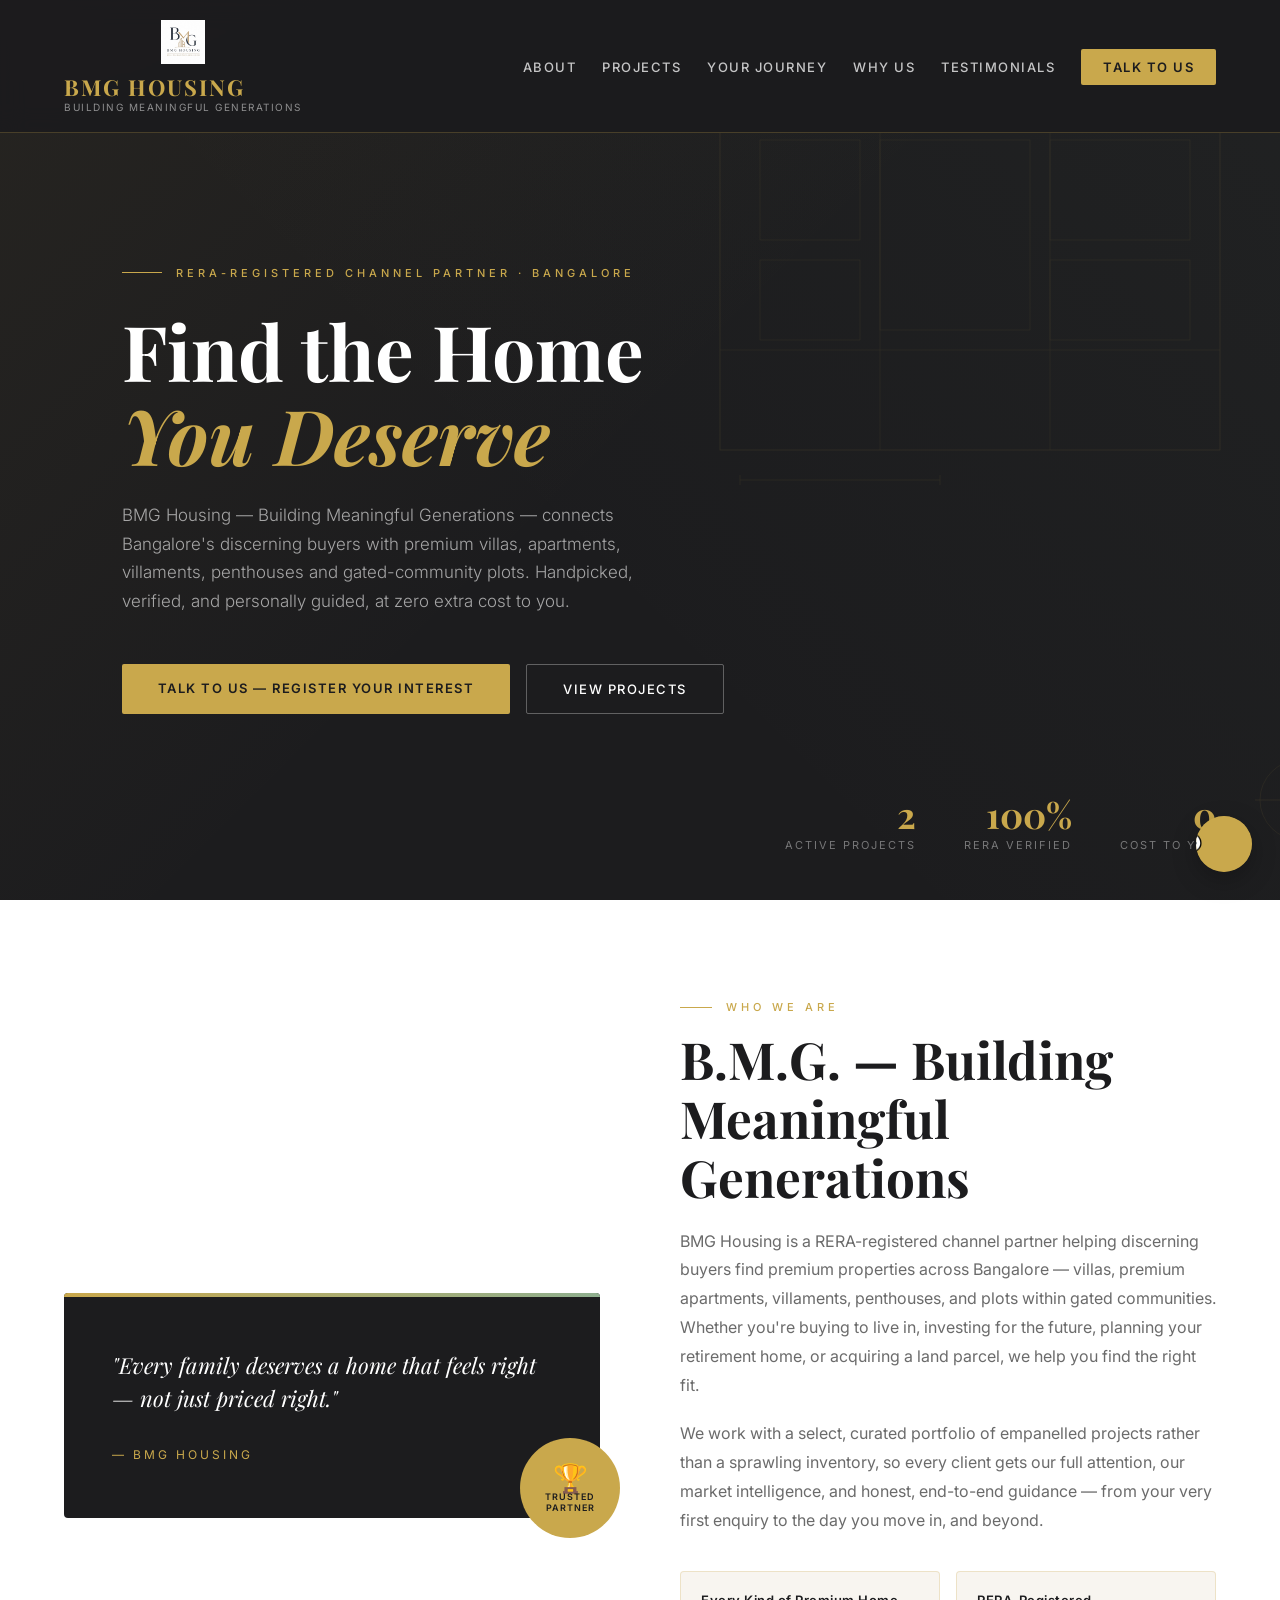
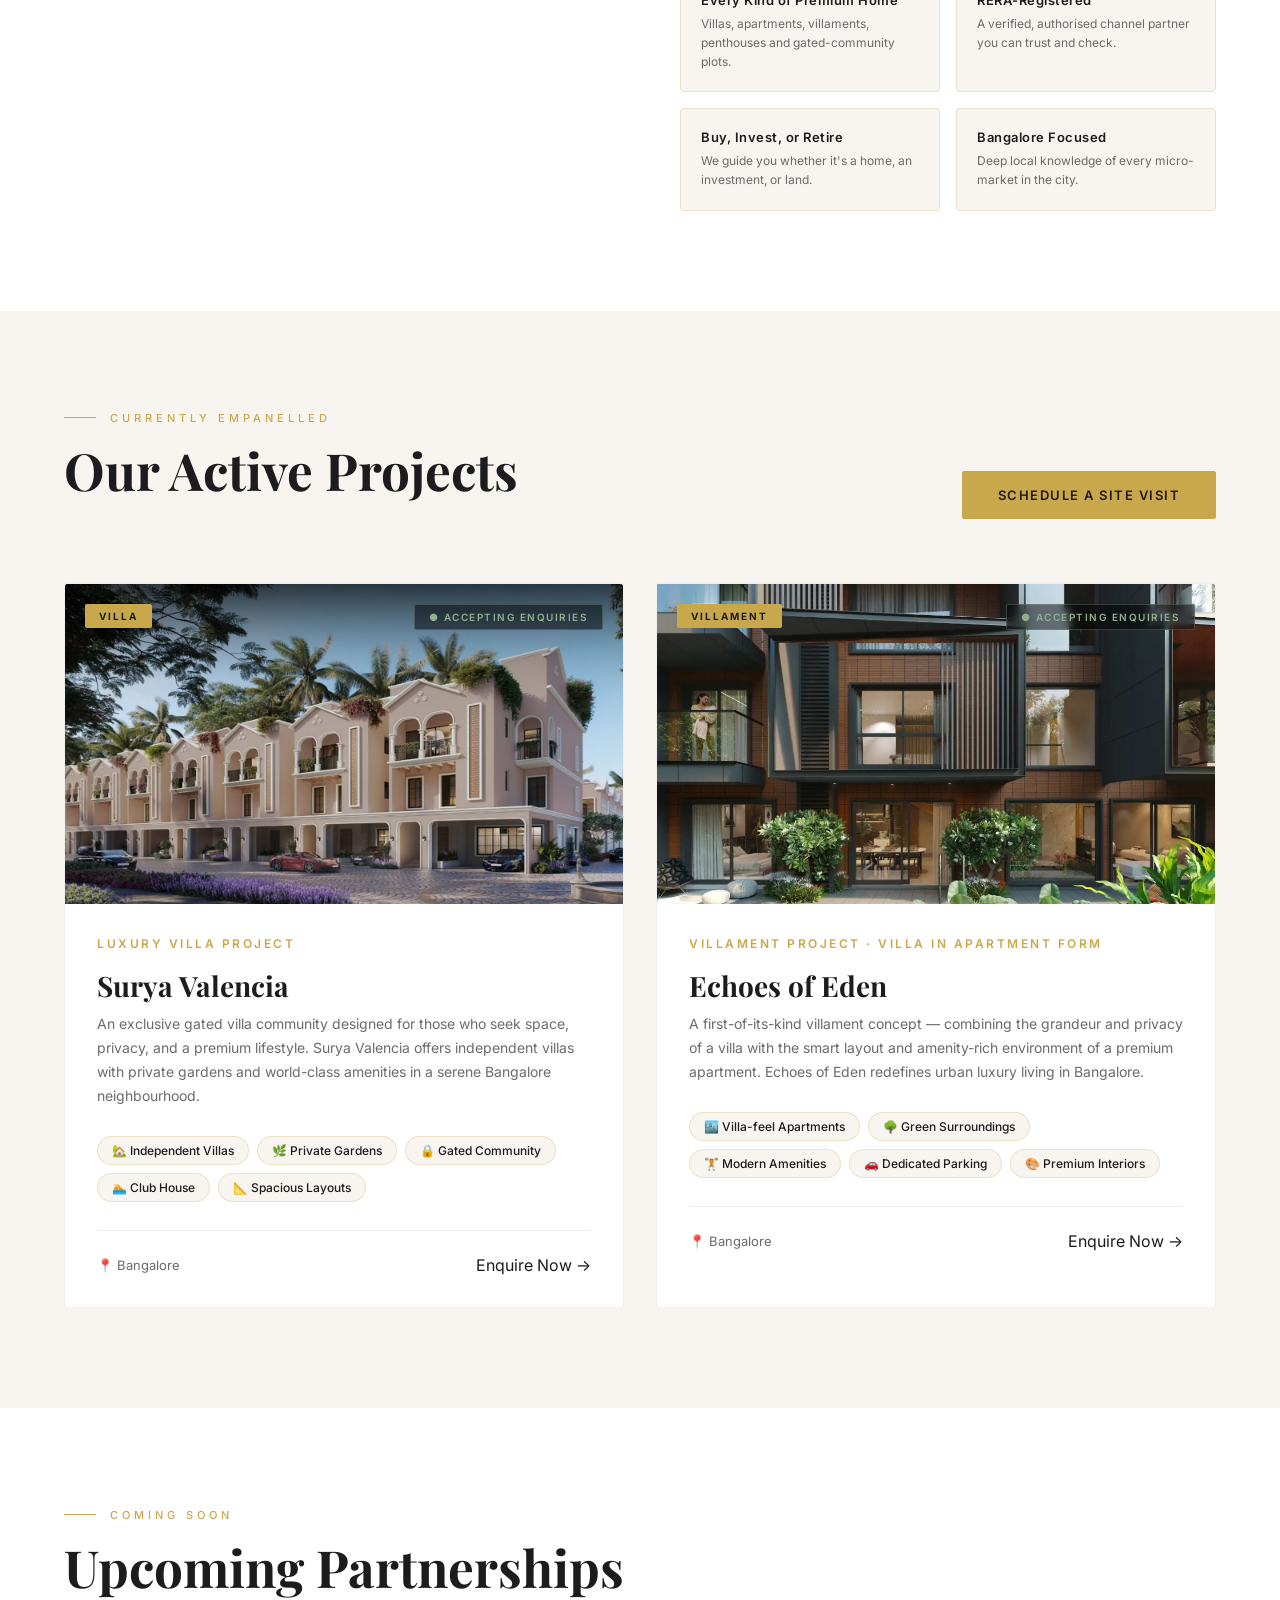
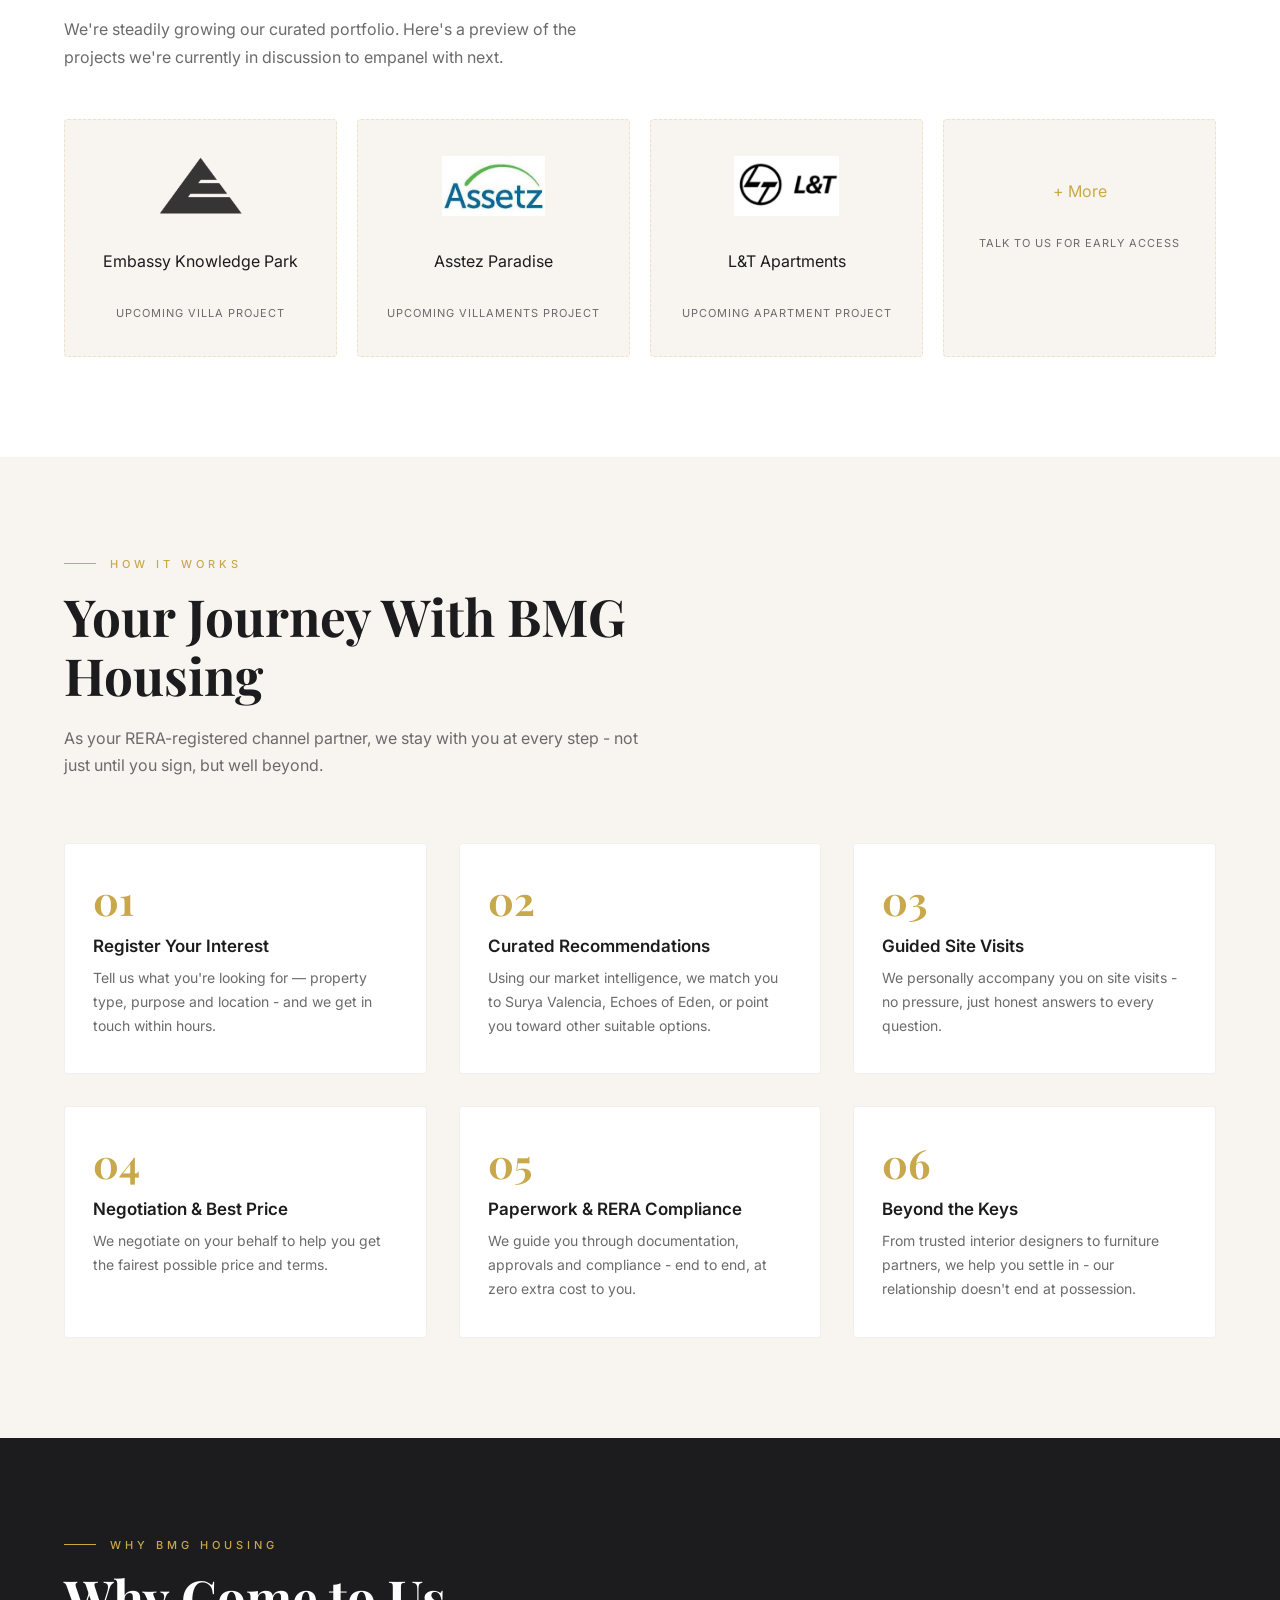
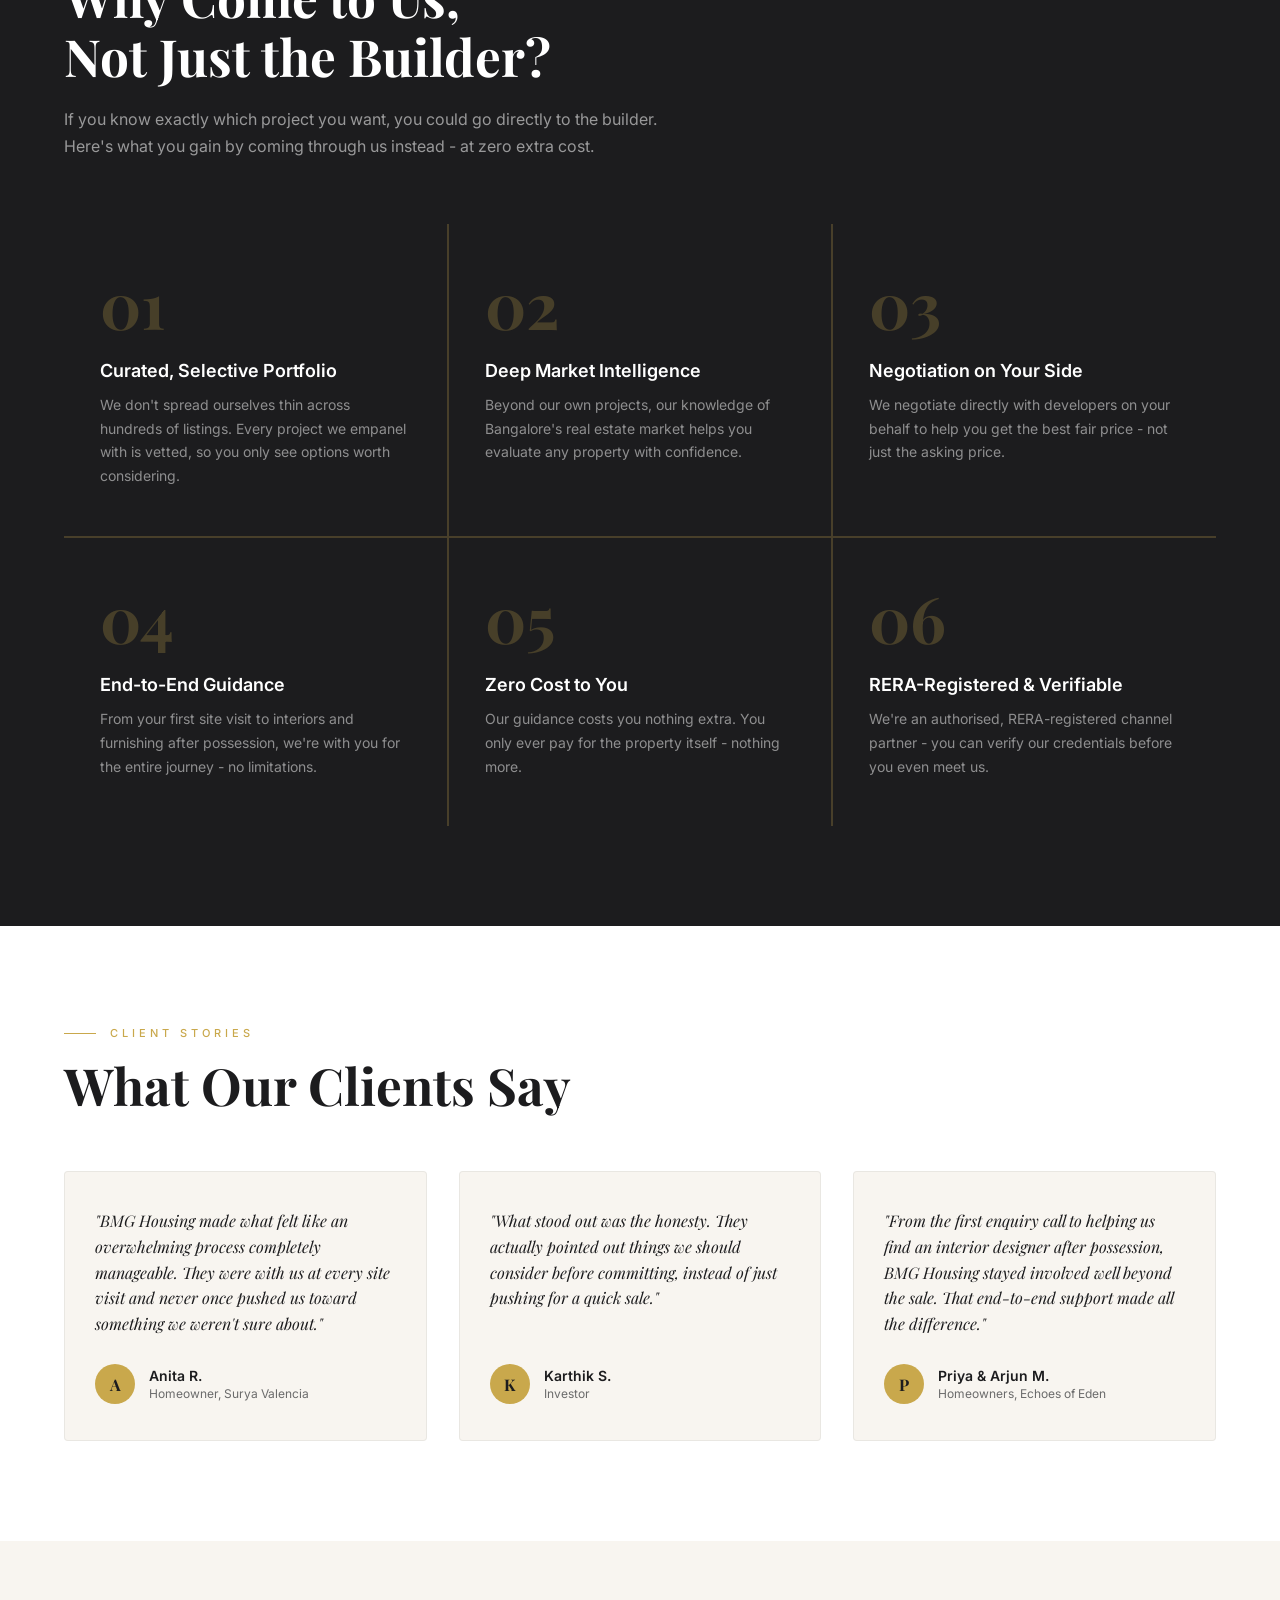
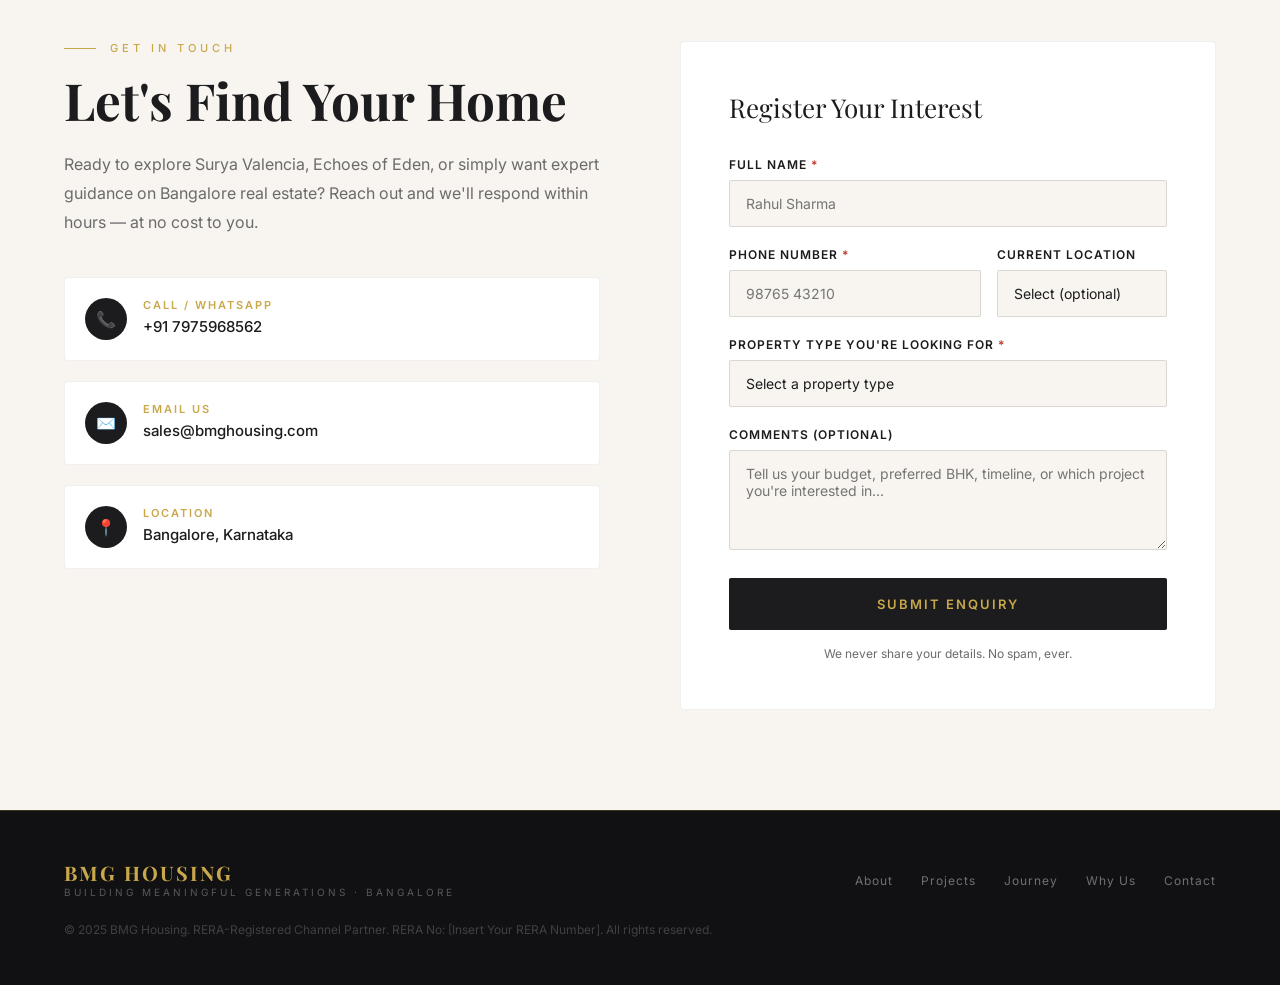
<file: index.html>
<!DOCTYPE html>
<html lang="en">
<head>
  <meta charset="UTF-8" />
  <meta name="viewport" content="width=device-width, initial-scale=1.0" />
  <title>BMG Housing | Building Meaningful Generations — Premium Homes in Bangalore</title>
  <meta name="description" content="BMG Housing — a RERA-registered channel partner helping you find premium villas, apartments, villaments, penthouses and plots in Bangalore. End-to-end guidance at zero extra cost." />
  <link href="https://fonts.googleapis.com/css2?family=Playfair+Display:ital,wght@0,400;0,600;0,700;1,400&family=Inter:wght@300;400;500;600&display=swap" rel="stylesheet" />
  <link rel="stylesheet" href="styles.css"/>
</head>
<body>

<!-- NAV -->
<nav>
  <div class="nav-logo">
    <div class="logo-wrap">
      <img src="images/logo.jpeg" alt="BMG Housing Logo" class="logo-img"
           onerror="this.onerror=null;this.style.display='none';document.getElementById('logoFallback').style.display='flex';" />
      <div class="logo-fallback" id="logoFallback">BMG</div>
    </div>
    <div class="nav-logo-text">
      <span>BMG HOUSING</span>
      <span>Building Meaningful Generations</span>
    </div>
  </div>
  <ul class="nav-links">
    <li><a href="#about">About</a></li>
    <li><a href="#projects">Projects</a></li>
    <li><a href="#journey">Your Journey</a></li>
    <li><a href="#why">Why Us</a></li>
    <li><a href="#testimonials">Testimonials</a></li>
    <li><a href="#contact" class="nav-cta">Talk to Us</a></li>
  </ul>
  <div class="hamburger" onclick="openMenu()">
    <span></span><span></span><span></span>
  </div>
</nav>

<!-- MOBILE MENU -->
<div class="mobile-menu" id="mobileMenu">
  <button class="mobile-close" onclick="closeMenu()">✕</button>
  <a href="#about" onclick="closeMenu()">About</a>
  <a href="#projects" onclick="closeMenu()">Projects</a>
  <a href="#journey" onclick="closeMenu()">Your Journey</a>
  <a href="#why" onclick="closeMenu()">Why Us</a>
  <a href="#testimonials" onclick="closeMenu()">Testimonials</a>
  <a href="#contact" onclick="closeMenu()">Talk to Us</a>
</div>

<!-- FLOATING STICKY CTA -->
<div class="floating-cta" id="floatingCta">
  <a href="#contact" class="floating-cta-btn" onclick="closeMenu()">
    <span class="floating-cta-pulse"></span>
    <span class="floating-cta-icon">💬</span>
    <span class="floating-cta-text">Talk to Us</span>
  </a>
</div>

<!-- HERO -->
<section id="hero">
  <div class="hero-bg"></div>
  <div class="arch-lines">
    <svg viewBox="0 0 1440 900" preserveAspectRatio="xMidYMid slice" xmlns="http://www.w3.org/2000/svg">
      <rect x="800" y="100" width="500" height="350" fill="none" stroke="#C9A84C" stroke-width="0.8"/>
      <rect x="840" y="140" width="100" height="100" fill="none" stroke="#C9A84C" stroke-width="0.5"/>
      <rect x="840" y="260" width="100" height="80" fill="none" stroke="#C9A84C" stroke-width="0.5"/>
      <rect x="960" y="140" width="150" height="190" fill="none" stroke="#C9A84C" stroke-width="0.5"/>
      <rect x="1130" y="140" width="140" height="100" fill="none" stroke="#C9A84C" stroke-width="0.5"/>
      <rect x="1130" y="260" width="140" height="80" fill="none" stroke="#C9A84C" stroke-width="0.5"/>
      <line x1="800" y1="350" x2="1300" y2="350" stroke="#C9A84C" stroke-width="0.5"/>
      <line x1="960" y1="100" x2="960" y2="450" stroke="#C9A84C" stroke-width="0.5"/>
      <line x1="1130" y1="100" x2="1130" y2="450" stroke="#C9A84C" stroke-width="0.5"/>
      <circle cx="1380" cy="800" r="40" fill="none" stroke="#C9A84C" stroke-width="0.6"/>
      <line x1="1380" y1="755" x2="1380" y2="845" stroke="#C9A84C" stroke-width="0.8"/>
      <line x1="1335" y1="800" x2="1425" y2="800" stroke="#C9A84C" stroke-width="0.8"/>
      <text x="1380" y="750" text-anchor="middle" fill="#C9A84C" font-size="10">N</text>
      <line x1="820" y1="480" x2="1020" y2="480" stroke="#C9A84C" stroke-width="0.6"/>
      <line x1="820" y1="475" x2="820" y2="485" stroke="#C9A84C" stroke-width="0.6"/>
      <line x1="1020" y1="475" x2="1020" y2="485" stroke="#C9A84C" stroke-width="0.6"/>
    </svg>
  </div>

  <div class="hero-content">
    <div class="hero-eyebrow">
      <span>RERA-Registered Channel Partner · Bangalore</span>
    </div>
    <h1 class="hero-title">
      Find the Home<br/>
      <em>You Deserve</em>
    </h1>
    <p class="hero-subtitle">
      BMG Housing — Building Meaningful Generations — connects Bangalore's discerning buyers with premium villas, apartments, villaments, penthouses and gated-community plots. Handpicked, verified, and personally guided, at zero extra cost to you.
    </p>
    <div class="hero-actions">
      <a href="#contact" class="btn-primary">Talk to Us — Register Your Interest</a>
      <a href="#projects" class="btn-outline">View Projects</a>
    </div>
  </div>

  <div class="hero-stats">
    <div class="stat">
      <div class="stat-num">2</div>
      <div class="stat-label">Active Projects</div>
    </div>
    <div class="stat">
      <div class="stat-num">100%</div>
      <div class="stat-label">RERA Verified</div>
    </div>
    <div class="stat">
      <div class="stat-num">0</div>
      <div class="stat-label">Cost to You</div>
    </div>
  </div>

  <!-- <div class="scroll-hint">
    <div class="scroll-line"></div>
    <span>Scroll</span>
  </div> -->
</section>

<!-- ABOUT -->
<section id="about">
  <div class="about-visual">
    <div class="about-card">
      <div class="about-card-quote">
        "Every family deserves a home that feels right — not just priced right."
      </div>
      <div class="about-card-sig">— BMG Housing</div>
    </div>
    <div class="about-badge">
      <span>🏆</span>
      <span>Trusted Partner</span>
    </div>
  </div>

  <div class="about-text">
    <div class="section-eyebrow"><span>Who We Are</span></div>
    <h2 class="section-title">B.M.G. — Building Meaningful Generations</h2>
    <p>
      BMG Housing is a RERA-registered channel partner helping discerning buyers find premium properties across Bangalore — villas, premium apartments, villaments, penthouses, and plots within gated communities. Whether you're buying to live in, investing for the future, planning your retirement home, or acquiring a land parcel, we help you find the right fit.
    </p>
    <p>
      We work with a select, curated portfolio of empanelled projects rather than a sprawling inventory, so every client gets our full attention, our market intelligence, and honest, end-to-end guidance — from your very first enquiry to the day you move in, and beyond.
    </p>

    <div class="about-pillars">
      <div class="pillar">
        <!-- <div class="pillar-icon">🏘️</div> -->
        <div class="pillar-title">Every Kind of Premium Home</div>
        <div class="pillar-desc">Villas, apartments, villaments, penthouses and gated-community plots.</div>
      </div>
      <div class="pillar">
        <!-- <div class="pillar-icon">📜</div> -->
        <div class="pillar-title">RERA-Registered</div>
        <div class="pillar-desc">A verified, authorised channel partner you can trust and check.</div>
      </div>
      <div class="pillar">
        <!-- <div class="pillar-icon">🎯</div> -->
        <div class="pillar-title">Buy, Invest, or Retire</div>
        <div class="pillar-desc">We guide you whether it's a home, an investment, or land.</div>
      </div>
      <div class="pillar">
        <!-- <div class="pillar-icon">📍</div> -->
        <div class="pillar-title">Bangalore Focused</div>
        <div class="pillar-desc">Deep local knowledge of every micro-market in the city.</div>
      </div>
    </div>
  </div>
</section>

<!-- PROJECTS -->
<section id="projects">
  <div class="projects-header">
    <div>
      <div class="section-eyebrow"><span>Currently Empanelled</span></div>
      <h2 class="section-title">Our Active Projects</h2>
    </div>
    <a href="#contact" class="btn-primary">Schedule a Site Visit</a>
  </div>

  <div class="projects-grid">

    <!-- Project 1: Surya Valencia -->
    <div class="project-card" onclick="document.getElementById('contact').scrollIntoView({behavior:'smooth'})">
      <a href="surya-valencia.html" class="project-cta" onclick="setProject('Surya Valencia')">
      <div class="project-visual project-visual-surya">
        <div class="project-illustration">
          <!-- <svg viewBox="0 0 400 280" xmlns="http://www.w3.org/2000/svg" width="340">
            <rect x="60" y="140" width="280" height="120" fill="rgba(255,255,255,0.05)" rx="2"/>
            <rect x="80" y="155" width="110" height="100" fill="rgba(201,168,76,0.2)" stroke="rgba(201,168,76,0.5)" stroke-width="1"/>
            <polygon points="75,155 190,90 305,155" fill="rgba(201,168,76,0.15)" stroke="rgba(201,168,76,0.6)" stroke-width="1.5"/>
            <rect x="120" y="210" width="30" height="45" fill="rgba(201,168,76,0.4)" rx="1"/>
            <circle cx="145" cy="234" r="2" fill="#C9A84C"/>
            <rect x="88" y="170" width="28" height="22" fill="rgba(143,175,143,0.3)" stroke="rgba(201,168,76,0.4)" stroke-width="1"/>
            <rect x="152" y="170" width="28" height="22" fill="rgba(143,175,143,0.3)" stroke="rgba(201,168,76,0.4)" stroke-width="1"/>
            <rect x="210" y="175" width="80" height="80" fill="rgba(201,168,76,0.15)" stroke="rgba(201,168,76,0.4)" stroke-width="1"/>
            <polygon points="205,175 250,135 295,175" fill="rgba(201,168,76,0.1)" stroke="rgba(201,168,76,0.5)" stroke-width="1"/>
            <rect x="228" y="205" width="22" height="50" fill="rgba(201,168,76,0.3)" rx="1"/>
            <circle cx="50" cy="245" r="12" fill="rgba(143,175,143,0.4)"/>
            <circle cx="355" cy="245" r="15" fill="rgba(143,175,143,0.4)"/>
            <circle cx="340" cy="238" r="10" fill="rgba(143,175,143,0.35)"/>
            <line x1="30" y1="260" x2="370" y2="260" stroke="rgba(201,168,76,0.2)" stroke-width="1"/>
            <circle cx="340" cy="60" r="18" fill="rgba(201,168,76,0.25)" stroke="rgba(201,168,76,0.4)" stroke-width="1"/>
            <line x1="340" y1="35" x2="340" y2="28" stroke="rgba(201,168,76,0.4)" stroke-width="1.5"/>
            <line x1="358" y1="43" x2="364" y2="38" stroke="rgba(201,168,76,0.4)" stroke-width="1.5"/>
            <line x1="365" y1="60" x2="372" y2="60" stroke="rgba(201,168,76,0.4)" stroke-width="1.5"/>
          </svg> -->
          <img src="images/surya_valencia.jpg" alt="Surya Valencia Villas" class="project-photo"/>
        </div>
        <div class="project-tag">Villa</div>
        <div class="project-status">● Accepting Enquiries</div>
      </div>
    </a>
      <div class="project-info">
        <div class="project-type">Luxury Villa Project</div>
        <h3 class="project-name">Surya Valencia</h3>
        <p class="project-desc">
          An exclusive gated villa community designed for those who seek space, privacy, and a premium lifestyle. Surya Valencia offers independent villas with private gardens and world-class amenities in a serene Bangalore neighbourhood.
        </p>
        <div class="project-features">
          <span class="feature-chip">🏡 Independent Villas</span>
          <span class="feature-chip">🌿 Private Gardens</span>
          <span class="feature-chip">🔒 Gated Community</span>
          <span class="feature-chip">🏊 Club House</span>
          <span class="feature-chip">📐 Spacious Layouts</span>
        </div>
        <div class="project-footer">
          <div class="project-location">📍 Bangalore</div>
            Enquire Now →
        </div>
      </div>
    </div>

    <!-- Project 2: Echoes of Eden -->
    <div class="project-card" onclick="document.getElementById('contact').scrollIntoView({behavior:'smooth'})">
      <div class="project-visual project-visual-echoes">
        <a href="echoes-of-eden.html" class="project-cta" onclick="setProject('Echoes of Eden')">
        <div class="project-illustration">
          <!-- <svg viewBox="0 0 400 280" xmlns="http://www.w3.org/2000/svg" width="340">
            <rect x="100" y="80" width="200" height="170" fill="rgba(180,160,220,0.12)" stroke="rgba(180,160,220,0.35)" stroke-width="1.2"/>
            <line x1="100" y1="140" x2="300" y2="140" stroke="rgba(180,160,220,0.2)" stroke-width="1"/>
            <line x1="100" y1="200" x2="300" y2="200" stroke="rgba(180,160,220,0.2)" stroke-width="1"/>
            <rect x="115" y="95" width="35" height="28" fill="rgba(201,168,76,0.25)" stroke="rgba(201,168,76,0.5)" stroke-width="1" rx="1"/>
            <rect x="165" y="95" width="35" height="28" fill="rgba(201,168,76,0.15)" stroke="rgba(201,168,76,0.4)" stroke-width="1" rx="1"/>
            <rect x="215" y="95" width="35" height="28" fill="rgba(201,168,76,0.25)" stroke="rgba(201,168,76,0.5)" stroke-width="1" rx="1"/>
            <rect x="265" y="95" width="25" height="28" fill="rgba(201,168,76,0.15)" stroke="rgba(201,168,76,0.4)" stroke-width="1" rx="1"/>
            <rect x="115" y="155" width="35" height="28" fill="rgba(201,168,76,0.15)" stroke="rgba(201,168,76,0.4)" stroke-width="1" rx="1"/>
            <rect x="165" y="155" width="35" height="28" fill="rgba(201,168,76,0.3)" stroke="rgba(201,168,76,0.5)" stroke-width="1" rx="1"/>
            <rect x="215" y="155" width="35" height="28" fill="rgba(201,168,76,0.15)" stroke="rgba(201,168,76,0.4)" stroke-width="1" rx="1"/>
            <rect x="265" y="155" width="25" height="28" fill="rgba(201,168,76,0.25)" stroke="rgba(201,168,76,0.5)" stroke-width="1" rx="1"/>
            <rect x="170" y="210" width="60" height="40" fill="rgba(201,168,76,0.2)" stroke="rgba(201,168,76,0.5)" stroke-width="1" rx="1"/>
            <rect x="185" y="220" width="12" height="30" fill="rgba(201,168,76,0.4)" rx="1"/>
            <rect x="203" y="220" width="12" height="30" fill="rgba(201,168,76,0.4)" rx="1"/>
            <rect x="100" y="70" width="200" height="14" fill="rgba(143,175,143,0.2)" stroke="rgba(143,175,143,0.3)" stroke-width="1"/>
            <circle cx="130" cy="70" r="8" fill="rgba(143,175,143,0.4)"/>
            <circle cx="200" cy="68" r="10" fill="rgba(143,175,143,0.35)"/>
            <circle cx="270" cy="70" r="8" fill="rgba(143,175,143,0.4)"/>
            <rect x="50" y="150" width="52" height="100" fill="rgba(180,160,220,0.08)" stroke="rgba(180,160,220,0.25)" stroke-width="1"/>
            <rect x="298" y="150" width="52" height="100" fill="rgba(180,160,220,0.08)" stroke="rgba(180,160,220,0.25)" stroke-width="1"/>
            <circle cx="60" cy="50" r="1.5" fill="rgba(255,255,255,0.4)"/>
            <circle cx="140" cy="30" r="1" fill="rgba(255,255,255,0.3)"/>
            <circle cx="320" cy="40" r="1.5" fill="rgba(255,255,255,0.4)"/>
            <circle cx="360" cy="70" r="1" fill="rgba(255,255,255,0.3)"/>
          </svg> -->
          <img src="images/echoes_of_eden.jpeg" alt="Echoes of Eden" class="project-photo"/>
        </div>
        </a>
        <div class="project-tag">Villament</div>
        <div class="project-status">● Accepting Enquiries</div>
      </div>
      <div class="project-info">
        <div class="project-type">Villament Project · Villa in Apartment Form</div>
        <h3 class="project-name">Echoes of Eden</h3>
        <p class="project-desc">
          A first-of-its-kind villament concept — combining the grandeur and privacy of a villa with the smart layout and amenity-rich environment of a premium apartment. Echoes of Eden redefines urban luxury living in Bangalore.
        </p>
        <div class="project-features">
          <span class="feature-chip">🏙️ Villa-feel Apartments</span>
          <span class="feature-chip">🌳 Green Surroundings</span>
          <span class="feature-chip">🏋️ Modern Amenities</span>
          <span class="feature-chip">🚗 Dedicated Parking</span>
          <span class="feature-chip">🎨 Premium Interiors</span>
        </div>
        <div class="project-footer">
          <div class="project-location">📍 Bangalore</div>
          <!-- <a href="echoes-of-eden.html" class="project-cta" onclick="setProject('Echoes of Eden')"> -->
            Enquire Now →
          </a>
        </div>
      </div>
    </div>

  </div>
</section>

<!-- UPCOMING PARTNERSHIPS -->
<section id="upcoming">
  <div class="section-eyebrow"><span>Coming Soon</span></div>
  <h2 class="section-title">Upcoming Partnerships</h2>
  <p class="upcoming-sub">
    We're steadily growing our curated portfolio. Here's a preview of the projects we're currently in discussion to empanel with next.
  </p>

  <div class="upcoming-grid">
    <div class="upcoming-card">
      <img src="images/Embassy-Knowledge-Park-Logo.png" alt="Embassy Knowledge Park Logo" class="upcoming-logo-img"/>
      <div class="upcoming-logo">Embassy Knowledge Park</div>
      <div class="upcoming-label">Upcoming Villa Project</div>
    </div>
    <div class="upcoming-card">
      <img src="images/assetz_paradise.jpg" alt="Asstez Paradise Logo" class="upcoming-logo-img"/>
      <div class="upcoming-logo">Asstez Paradise</div>
      <div class="upcoming-label">Upcoming Villaments Project</div>
    </div>
    <div class="upcoming-card">
      <img src="images/LandT.png" alt="L&T Apartments Logo" class="upcoming-logo-img"/>
      <div class="upcoming-logo">L&T Apartments</div>
      <div class="upcoming-label">Upcoming Apartment Project</div>
    </div>
    <div class="upcoming-card upcoming-more">
      <div class="upcoming-logo">+ More</div>
      <div class="upcoming-label">Talk to us for early access</div>
    </div>
  </div>
</section>

<!-- YOUR JOURNEY -->
<section id="journey">
  <div style="max-width: 600px;">
    <div class="section-eyebrow"><span>How It Works</span></div>
    <h2 class="section-title">Your Journey With BMG Housing</h2>
    <p class="journey-sub">As your RERA-registered channel partner, we stay with you at every step - not just until you sign, but well beyond.</p>
  </div>

  <div class="journey-timeline">
    <div class="journey-step">
      <div class="journey-num">01</div>
      <div class="journey-title">Register Your Interest</div>
      <div class="journey-desc">Tell us what you're looking for — property type, purpose and location - and we get in touch within hours.</div>
    </div>
    <div class="journey-step">
      <div class="journey-num">02</div>
      <div class="journey-title">Curated Recommendations</div>
      <div class="journey-desc">Using our market intelligence, we match you to Surya Valencia, Echoes of Eden, or point you toward other suitable options.</div>
    </div>
    <div class="journey-step">
      <div class="journey-num">03</div>
      <div class="journey-title">Guided Site Visits</div>
      <div class="journey-desc">We personally accompany you on site visits - no pressure, just honest answers to every question.</div>
    </div>
    <div class="journey-step">
      <div class="journey-num">04</div>
      <div class="journey-title">Negotiation & Best Price</div>
      <div class="journey-desc">We negotiate on your behalf to help you get the fairest possible price and terms.</div>
    </div>
    <div class="journey-step">
      <div class="journey-num">05</div>
      <div class="journey-title">Paperwork & RERA Compliance</div>
      <div class="journey-desc">We guide you through documentation, approvals and compliance - end to end, at zero extra cost to you.</div>
    </div>
    <div class="journey-step">
      <div class="journey-num">06</div>
      <div class="journey-title">Beyond the Keys</div>
      <div class="journey-desc">From trusted interior designers to furniture partners, we help you settle in - our relationship doesn't end at possession.</div>
    </div>
  </div>
</section>

<!-- WHY BMG -->
<section id="why">
  <div style="max-width: 600px;">
    <div class="section-eyebrow"><span>Why BMG Housing</span></div>
    <h2 class="section-title">Why Come to Us,<br/>Not Just the Builder?</h2>
    <p class="why-sub">If you know exactly which project you want, you could go directly to the builder. Here's what you gain by coming through us instead - at zero extra cost.</p>
  </div>

  <div class="why-grid">
    <div class="why-item">
      <!-- <div class="why-icon">🎯</div> -->
      <div class="why-number">01</div>
      <div class="why-title">Curated, Selective Portfolio</div>
      <div class="why-desc">We don't spread ourselves thin across hundreds of listings. Every project we empanel with is vetted, so you only see options worth considering.</div>
    </div>
    <div class="why-item">
      <!-- <div class="why-icon">🧠</div> -->
      <div class="why-number">02</div>
      <div class="why-title">Deep Market Intelligence</div>
      <div class="why-desc">Beyond our own projects, our knowledge of Bangalore's real estate market helps you evaluate any property with confidence.</div>
    </div>
    <div class="why-item">
      <!-- <div class="why-icon">🤝</div> -->
      <div class="why-number">03</div>
      <div class="why-title">Negotiation on Your Side</div>
      <div class="why-desc">We negotiate directly with developers on your behalf to help you get the best fair price - not just the asking price.</div>
    </div>
    <div class="why-item">
      <!-- <div class="why-icon">🗺️</div> -->
      <div class="why-number">04</div>
      <div class="why-title">End-to-End Guidance</div>
      <div class="why-desc">From your first site visit to interiors and furnishing after possession, we're with you for the entire journey - no limitations.</div>
    </div>
    <div class="why-item">
      <!-- <div class="why-icon">🔒</div> -->
      <div class="why-number">05</div>
      <div class="why-title">Zero Cost to You</div>
      <div class="why-desc">Our guidance costs you nothing extra. You only ever pay for the property itself - nothing more.</div>
    </div>
    <div class="why-item">
      <!-- <div class="why-icon">📜</div> -->
      <div class="why-number">06</div>
      <div class="why-title">RERA-Registered & Verifiable</div>
      <div class="why-desc">We're an authorised, RERA-registered channel partner - you can verify our credentials before you even meet us.</div>
    </div>
  </div>
</section>

<!-- TESTIMONIALS -->
<section id="testimonials">
  <div class="section-eyebrow"><span>Client Stories</span></div>
  <h2 class="section-title">What Our Clients Say</h2>

  <div class="testimonials-grid">
    <div class="testimonial-card">
      <div class="testimonial-quote">"BMG Housing made what felt like an overwhelming process completely manageable. They were with us at every site visit and never once pushed us toward something we weren't sure about."</div>
      <div class="testimonial-author">
        <div class="testimonial-avatar">A</div>
        <div>
          <div class="testimonial-name">Anita R.</div>
          <div class="testimonial-role">Homeowner, Surya Valencia</div>
        </div>
      </div>
    </div>
    <div class="testimonial-card">
      <div class="testimonial-quote">"What stood out was the honesty. They actually pointed out things we should consider before committing, instead of just pushing for a quick sale."</div>
      <div class="testimonial-author">
        <div class="testimonial-avatar">K</div>
        <div>
          <div class="testimonial-name">Karthik S.</div>
          <div class="testimonial-role">Investor</div>
        </div>
      </div>
    </div>
    <div class="testimonial-card">
      <div class="testimonial-quote">"From the first enquiry call to helping us find an interior designer after possession, BMG Housing stayed involved well beyond the sale. That end-to-end support made all the difference."</div>
      <div class="testimonial-author">
        <div class="testimonial-avatar">P</div>
        <div>
          <div class="testimonial-name">Priya & Arjun M.</div>
          <div class="testimonial-role">Homeowners, Echoes of Eden</div>
        </div>
      </div>
    </div>
  </div>
</section>

<!-- CONTACT -->
<section id="contact">
  <div class="contact-info">
    <div class="section-eyebrow"><span>Get in Touch</span></div>
    <h2 class="section-title">Let's Find Your Home</h2>
    <p>
      Ready to explore Surya Valencia, Echoes of Eden, or simply want expert guidance on Bangalore real estate? Reach out and we'll respond within hours — at no cost to you.
    </p>

    <div class="contact-details">
      <div class="contact-item">
        <div class="contact-icon">📞</div>
        <div class="contact-item-text">
          <label>Call / WhatsApp</label>
          <span>+91 7975968562</span>
        </div>
      </div>
      <div class="contact-item">
        <div class="contact-icon">✉️</div>
        <div class="contact-item-text">
          <label>Email Us</label>
          <span>sales@bmghousing.com</span>
        </div>
      </div>
      <div class="contact-item">
        <div class="contact-icon">📍</div>
        <div class="contact-item-text">
          <label>Location</label>
          <span>Bangalore, Karnataka</span>
        </div>
      </div>
      <!-- <div class="contact-item">
        <div class="contact-icon">📜</div>
        <div class="contact-item-text">
          <label>RERA Registration</label>
          <span>RERA No: [Insert Your RERA Number] — verifiable at rera.karnataka.gov.in</span>
        </div>
      </div> -->
    </div>
  </div>

  <div class="contact-form">
    <div class="form-title">Register Your Interest</div>
    <div class="form-group">
      <label>Full Name <span class="req">*</span></label>
      <input type="text" id="fullName" placeholder="Rahul Sharma" required />
    </div>
    <div class="form-row">
      <div class="form-group">
        <label>Phone Number <span class="req">*</span></label>
        <input type="tel" id="phone" placeholder="98765 43210" required maxlength="10" />
      </div>
      <div class="form-group">
        <label>Current Location</label>
        <select id="location">
          <option value="">Select (optional)</option>
          <option value="India">India</option>
          <option value="Outside India">Outside India</option>
        </select>
      </div>
    </div>
    <div class="form-group">
      <label>Property Type You're Looking For <span class="req">*</span></label>
      <select id="propertyType" required>
        <option value="">Select a property type</option>
        <option value="Villa">Villa</option>
        <option value="Premium Apartment">Premium Apartment</option>
        <option value="Villament">Villament</option>
        <option value="Penthouse">Penthouse</option>
        <option value="Plot in Gated Community">Plot in Gated Community</option>
        <option value="Not Sure Yet">Not Sure Yet</option>
      </select>
    </div>
    <div class="form-group">
      <label>Comments (Optional)</label>
      <textarea id="message" placeholder="Tell us your budget, preferred BHK, timeline, or which project you're interested in..."></textarea>
    </div>
    <button class="form-submit" onclick="submitForm()">Submit Enquiry</button>
    <div class="success-msg" id="successMsg">
      ✅ Thank you! We'll reach out to you within a few hours.
    </div>
    <p class="form-note">We never share your details. No spam, ever.</p>
  </div>
</section>

<!-- FOOTER -->
<footer>
  <div class="footer-inner">
    <div class="footer-logo">
      <span>BMG HOUSING</span>
      <span>Building Meaningful Generations · Bangalore</span>
    </div>
    <ul class="footer-links">
      <li><a href="#about">About</a></li>
      <li><a href="#projects">Projects</a></li>
      <li><a href="#journey">Journey</a></li>
      <li><a href="#why">Why Us</a></li>
      <li><a href="#contact">Contact</a></li>
    </ul>
    <div class="footer-copy">
      © 2025 BMG Housing. RERA-Registered Channel Partner. RERA No: [Insert Your RERA Number]. All rights reserved.
    </div>
  </div>
</footer>

<script>
  function openMenu() {
    document.getElementById('mobileMenu').classList.add('open');
    document.body.style.overflow = 'hidden';
  }

  function closeMenu() {
    document.getElementById('mobileMenu').classList.remove('open');
    document.body.style.overflow = '';
  }

  function setProject(name) {
    setTimeout(() => {
      const type = document.getElementById('propertyType');
      const msg = document.getElementById('message');
      if (type) type.value = name === 'Surya Valencia' ? 'Villa' : 'Villament';
      if (msg && !msg.value.includes(name)) {
        msg.value = (msg.value ? msg.value + ' ' : '') + 'Interested in: ' + name + '.';
      }
    }, 300);
  }

  function submitForm() {
    const fullName = document.getElementById('fullName').value.trim();
    const phone = document.getElementById('phone').value.trim();
    const location = document.getElementById('location').value;
    const propertyType = document.getElementById('propertyType').value;
    const comments = document.getElementById('message').value.trim();
    const phoneDigits = phone.replace(/\D/g, '');

    if (!fullName) { alert('Please enter your full name.'); return; }
    if (phoneDigits.length !== 10) { alert('Please enter a valid 10-digit phone number.'); return; }
    if (!propertyType) { alert("Please select the type of property you're looking for."); return; }

    const submitBtn = document.querySelector('.form-submit');
    submitBtn.textContent = 'Submitting...';
    submitBtn.disabled = true;

    fetch('https://script.google.com/macros/s/AKfycbwl6ZzZ7AyASF7a6-zQ2VXONW7C8582B0jaetDfiTZswlBX7qvY2JPSTKKYWwQyJZKR/exec', {
      method: 'POST',
      mode: 'no-cors',
      body: JSON.stringify({ fullName, phone, location, propertyType, comments }),
      headers: { 'Content-Type': 'text/plain' } // avoids a CORS preflight issue with Apps Script
    })
    .then(() => {
      submitBtn.style.display = 'none';
      document.getElementById('successMsg').style.display = 'block';
    })
    .catch(() => {
      alert('Something went wrong. Please try again or call us directly.');
      submitBtn.textContent = 'Submit Enquiry';
      submitBtn.disabled = false;
    });
  }

  // Smooth active nav highlight
  const sections = document.querySelectorAll('section[id]');
  const navLinks = document.querySelectorAll('.nav-links a');

  window.addEventListener('scroll', () => {
    let current = '';
    sections.forEach(s => {
      if (window.scrollY >= s.offsetTop - 100) current = s.id;
    });
    navLinks.forEach(a => {
      a.style.color = a.getAttribute('href') === '#' + current
        ? 'var(--gold)' : '';
    });

    // Hide floating CTA once the contact form itself is in view
    const contact = document.getElementById('contact');
    const floatingCta = document.getElementById('floatingCta');
    if (contact && floatingCta) {
      const rect = contact.getBoundingClientRect();
      if (rect.top < window.innerHeight * 0.6) {
        floatingCta.classList.add('hide');
      } else {
        floatingCta.classList.remove('hide');
      }
    }
  });
</script>

</body>
</html>
</file>
<file: styles.css>
*, *::before, *::after { margin: 0; padding: 0; box-sizing: border-box; }

    :root {
      --charcoal: #1C1C1E;
      --ivory: #F8F5F0;
      --gold: #C9A84C;
      --gold-light: #E8D5A3;
      --sage: #8FAF8F;
      --white: #FFFFFF;
      --text-muted: #6B6B6B;
      --border: rgba(201, 168, 76, 0.25);
    }

    html { scroll-behavior: smooth; }

    body {
      font-family: 'Inter', sans-serif;
      background: var(--ivory);
      color: var(--charcoal);
      overflow-x: hidden;
    }

    /* ── NAV ── */
    nav {
      position: fixed;
      top: 0; left: 0; right: 0;
      z-index: 100;
      display: flex;
      align-items: center;
      justify-content: space-between;
      padding: 20px 5%;
      background: rgba(28, 28, 30, 0.95);
      backdrop-filter: blur(12px);
      border-bottom: 1px solid var(--border);
      transition: padding 0.3s;
    }

    .nav-logo {
      display: flex;
      flex-direction: column;
      line-height: 1;
    }

    .nav-logo span:first-child {
      font-family: 'Playfair Display', serif;
      font-size: 22px;
      font-weight: 700;
      color: var(--gold);
      letter-spacing: 2px;
    }

    .nav-logo span:last-child {
      font-size: 10px;
      color: rgba(255,255,255,0.5);
      letter-spacing: 3px;
      text-transform: uppercase;
      margin-top: 2px;
    }

    .nav-links {
      display: flex;
      gap: 36px;
      list-style: none;
    }

    .nav-links a {
      text-decoration: none;
      color: rgba(255,255,255,0.75);
      font-size: 13px;
      letter-spacing: 1.5px;
      text-transform: uppercase;
      font-weight: 500;
      transition: color 0.2s;
    }

    .nav-links a:hover { color: var(--gold); }

    .nav-cta {
      background: var(--gold);
      color: var(--charcoal) !important;
      padding: 10px 22px;
      border-radius: 2px;
      font-weight: 600 !important;
      transition: background 0.2s !important;
    }

    .nav-cta:hover { background: var(--gold-light) !important; color: var(--charcoal) !important; }

    .hamburger { display: none; flex-direction: column; gap: 5px; cursor: pointer; }
    .hamburger span { width: 24px; height: 2px; background: var(--gold); display: block; transition: 0.3s; }

    /* ── HERO ── */
    #hero {
      min-height: 100vh;
      background: var(--charcoal);
      display: flex;
      align-items: center;
      position: relative;
      overflow: hidden;
    }

    .hero-bg {
      position: absolute;
      inset: 0;
      background: 
        linear-gradient(135deg, rgba(201,168,76,0.06) 0%, transparent 50%),
        linear-gradient(225deg, rgba(143,175,143,0.04) 0%, transparent 60%);
    }

    /* Architectural gold lines — the signature element */
    .arch-lines {
      position: absolute;
      inset: 0;
      pointer-events: none;
      overflow: hidden;
    }

    .arch-lines svg {
      width: 100%;
      height: 100%;
      opacity: 0.12;
    }

    .hero-content {
      position: relative;
      z-index: 2;
      padding: 0 5%;
      max-width: 780px;
      margin-top: 80px;
    }

    .hero-eyebrow {
      display: flex;
      align-items: center;
      gap: 14px;
      margin-bottom: 28px;
    }

    .hero-eyebrow span {
      font-size: 11px;
      letter-spacing: 4px;
      text-transform: uppercase;
      color: var(--gold);
      font-weight: 500;
    }

    .hero-eyebrow::before {
      content: '';
      display: block;
      width: 40px;
      height: 1px;
      background: var(--gold);
    }

    .hero-title {
      font-family: 'Playfair Display', serif;
      font-size: clamp(42px, 6vw, 78px);
      font-weight: 700;
      color: var(--white);
      line-height: 1.1;
      margin-bottom: 24px;
    }

    .hero-title em {
      font-style: italic;
      color: var(--gold);
    }

    .hero-subtitle {
      font-size: 17px;
      color: rgba(255,255,255,0.6);
      line-height: 1.7;
      max-width: 520px;
      margin-bottom: 48px;
      font-weight: 300;
    }

    .hero-actions {
      display: flex;
      gap: 16px;
      flex-wrap: wrap;
    }

    .btn-primary {
      background: var(--gold);
      color: var(--charcoal);
      padding: 16px 36px;
      font-size: 13px;
      font-weight: 600;
      letter-spacing: 1.5px;
      text-transform: uppercase;
      border: none;
      cursor: pointer;
      border-radius: 2px;
      text-decoration: none;
      display: inline-block;
      transition: background 0.2s, transform 0.2s;
    }

    .btn-primary:hover { background: var(--gold-light); transform: translateY(-1px); }

    .btn-outline {
      background: transparent;
      color: var(--white);
      padding: 16px 36px;
      font-size: 13px;
      font-weight: 500;
      letter-spacing: 1.5px;
      text-transform: uppercase;
      border: 1px solid rgba(255,255,255,0.3);
      cursor: pointer;
      border-radius: 2px;
      text-decoration: none;
      display: inline-block;
      transition: border-color 0.2s, color 0.2s;
    }

    .btn-outline:hover { border-color: var(--gold); color: var(--gold); }

    .hero-stats {
      position: absolute;
      bottom: 48px;
      right: 5%;
      display: flex;
      gap: 48px;
      z-index: 2;
    }

    .stat { text-align: right; }

    .stat-num {
      font-family: 'Playfair Display', serif;
      font-size: 36px;
      font-weight: 700;
      color: var(--gold);
      line-height: 1;
    }

    .stat-label {
      font-size: 11px;
      letter-spacing: 2px;
      text-transform: uppercase;
      color: rgba(255,255,255,0.4);
      margin-top: 6px;
    }

    .scroll-hint {
      position: absolute;
      bottom: 48px;
      left: 5%;
      display: flex;
      align-items: center;
      gap: 12px;
      z-index: 2;
      color: rgba(255,255,255,0.35);
      font-size: 11px;
      letter-spacing: 2px;
      text-transform: uppercase;
    }

    .scroll-line {
      width: 1px;
      height: 48px;
      background: linear-gradient(to bottom, var(--gold), transparent);
      animation: scrollPulse 2s ease-in-out infinite;
    }

    @keyframes scrollPulse {
      0%, 100% { opacity: 0.4; }
      50% { opacity: 1; }
    }

    /* ── SECTION COMMONS ── */
    section { padding: 100px 5%; }

    .section-eyebrow {
      display: flex;
      align-items: center;
      gap: 14px;
      margin-bottom: 16px;
    }

    .section-eyebrow span {
      font-size: 11px;
      letter-spacing: 4px;
      text-transform: uppercase;
      color: var(--gold);
      font-weight: 500;
    }

    .section-eyebrow::before {
      content: '';
      display: block;
      width: 32px;
      height: 1px;
      background: var(--gold);
    }

    .section-title {
      font-family: 'Playfair Display', serif;
      font-size: clamp(32px, 4vw, 52px);
      font-weight: 700;
      line-height: 1.15;
      margin-bottom: 20px;
    }

    /* ── ABOUT ── */
    #about {
      background: var(--white);
      display: grid;
      grid-template-columns: 1fr 1fr;
      gap: 80px;
      align-items: center;
    }

    .about-visual {
      position: relative;
    }

    .about-card {
      background: var(--charcoal);
      padding: 56px 48px;
      border-radius: 4px;
      position: relative;
      overflow: hidden;
    }

    .about-card::before {
      content: '';
      position: absolute;
      top: 0; left: 0;
      width: 100%; height: 4px;
      background: linear-gradient(90deg, var(--gold), var(--sage));
    }

    .about-card-quote {
      font-family: 'Playfair Display', serif;
      font-size: 22px;
      font-style: italic;
      color: var(--white);
      line-height: 1.5;
      margin-bottom: 32px;
    }

    .about-card-sig {
      font-size: 12px;
      letter-spacing: 3px;
      text-transform: uppercase;
      color: var(--gold);
    }

    .about-badge {
      position: absolute;
      bottom: -20px;
      right: -20px;
      width: 100px;
      height: 100px;
      background: var(--gold);
      border-radius: 50%;
      display: flex;
      flex-direction: column;
      align-items: center;
      justify-content: center;
      font-family: 'Playfair Display', serif;
    }

    .about-badge span:first-child {
      font-size: 28px;
      font-weight: 700;
      color: var(--charcoal);
      line-height: 1;
    }

    .about-badge span:last-child {
      font-size: 9px;
      color: var(--charcoal);
      letter-spacing: 1px;
      text-align: center;
      font-family: 'Inter', sans-serif;
      font-weight: 600;
      text-transform: uppercase;
    }

    .about-text p {
      font-size: 16px;
      color: var(--text-muted);
      line-height: 1.8;
      margin-bottom: 20px;
    }

    .about-pillars {
      display: grid;
      grid-template-columns: 1fr 1fr;
      gap: 16px;
      margin-top: 36px;
    }

    .pillar {
      padding: 20px;
      border: 1px solid var(--border);
      border-radius: 4px;
      background: var(--ivory);
    }

    .pillar-icon {
      font-size: 22px;
      margin-bottom: 10px;
    }

    .pillar-title {
      font-size: 13px;
      font-weight: 600;
      letter-spacing: 0.5px;
      margin-bottom: 6px;
    }

    .pillar-desc {
      font-size: 12px;
      color: var(--text-muted);
      line-height: 1.6;
    }

    /* ── PROJECTS ── */
    #projects {
      background: var(--ivory);
    }

    .projects-header {
      display: flex;
      align-items: flex-end;
      justify-content: space-between;
      margin-bottom: 64px;
      flex-wrap: wrap;
      gap: 24px;
    }

    .projects-grid {
      display: grid;
      grid-template-columns: 1fr 1fr;
      gap: 32px;
    }

    .project-card {
      background: var(--white);
      border-radius: 4px;
      overflow: hidden;
      border: 1px solid rgba(0,0,0,0.06);
      transition: transform 0.3s, box-shadow 0.3s;
      cursor: pointer;
    }

    .project-card:hover {
      transform: translateY(-6px);
      box-shadow: 0 24px 64px rgba(0,0,0,0.1);
    }

    .project-visual {
      position: relative;
      width: 100%;
      height: 320px;      /* fixed height so the box always has real dimensions */
      overflow: hidden;
    }

    .project-photo {
      position: absolute;
      inset: 0;
      width: 100%;
      height: 100%;
      object-fit: cover;   /* fills the box, cropping as needed, no repeat/tile */
      display: block;
    }

    .project-visual-surya {
      background: linear-gradient(135deg, #2C3E2D 0%, #1a2a1b 60%, #3D5C3E 100%);
    }

    .project-visual-echoes {
      background: linear-gradient(135deg, #2A2040 0%, #1a1530 60%, #3D2E60 100%);
    }

    .project-illustration {
      width: 100%;
      height: 100%;
      display: flex;
      align-items: center;
      justify-content: center;
    }

    .project-tag {
      position: absolute;
      top: 20px;
      left: 20px;
      background: var(--gold);
      color: var(--charcoal);
      font-size: 10px;
      font-weight: 700;
      letter-spacing: 2px;
      text-transform: uppercase;
      padding: 6px 14px;
      border-radius: 2px;
    }

    .project-status {
      position: absolute;
      top: 20px;
      right: 20px;
      background: rgba(0,0,0,0.5);
      color: var(--sage);
      font-size: 10px;
      font-weight: 600;
      letter-spacing: 1.5px;
      text-transform: uppercase;
      padding: 6px 14px;
      border-radius: 2px;
      backdrop-filter: blur(4px);
      border: 1px solid rgba(143,175,143,0.3);
    }

    .project-info {
      padding: 32px;
    }

    .project-name {
      font-family: 'Playfair Display', serif;
      font-size: 28px;
      font-weight: 700;
      margin-bottom: 8px;
      color: var(--charcoal);
    }

    .project-type {
      font-size: 12px;
      letter-spacing: 2.5px;
      text-transform: uppercase;
      color: var(--gold);
      font-weight: 600;
      margin-bottom: 16px;
    }

    .project-desc {
      font-size: 14px;
      color: var(--text-muted);
      line-height: 1.7;
      margin-bottom: 28px;
    }

    .project-features {
      display: flex;
      flex-wrap: wrap;
      gap: 8px;
      margin-bottom: 28px;
    }

    .feature-chip {
      background: var(--ivory);
      border: 1px solid var(--border);
      padding: 6px 14px;
      border-radius: 20px;
      font-size: 12px;
      color: var(--charcoal);
      font-weight: 500;
    }

    .project-footer {
      display: flex;
      align-items: center;
      justify-content: space-between;
      padding-top: 24px;
      border-top: 1px solid rgba(0,0,0,0.06);
    }

    .project-location {
      display: flex;
      align-items: center;
      gap: 6px;
      font-size: 13px;
      color: var(--text-muted);
    }

    .project-cta {
      font-size: 12px;
      font-weight: 600;
      letter-spacing: 1.5px;
      text-transform: uppercase;
      color: var(--gold);
      text-decoration: none;
      display: flex;
      align-items: center;
      gap: 8px;
      transition: gap 0.2s;
    }

    .project-cta:hover { gap: 14px; }

    /* ── WHY BMG ── */
    #why {
      background: var(--charcoal);
      color: var(--white);
    }

    #why .section-title { color: var(--white); }

    .why-grid {
      display: grid;
      grid-template-columns: repeat(3, 1fr);
      gap: 2px;
      margin-top: 64px;
      background: var(--border);
    }

    .why-item {
      background: var(--charcoal);
      padding: 48px 36px;
      transition: background 0.3s;
    }

    .why-item:hover { background: #252527; }

    .why-number {
      font-family: 'Playfair Display', serif;
      font-size: 64px;
      font-weight: 700;
      color: var(--border);
      line-height: 1;
      margin-bottom: 24px;
    }

    .why-title {
      font-size: 18px;
      font-weight: 600;
      color: var(--white);
      margin-bottom: 12px;
    }

    .why-desc {
      font-size: 14px;
      color: rgba(255,255,255,0.5);
      line-height: 1.7;
    }

    .why-icon {
      font-size: 28px;
      margin-bottom: 20px;
    }

    /* ── CONTACT ── */
    #contact {
      background: var(--ivory);
      display: grid;
      grid-template-columns: 1fr 1fr;
      gap: 80px;
      align-items: start;
    }

    .contact-info h2 { margin-bottom: 20px; }

    .contact-info p {
      font-size: 16px;
      color: var(--text-muted);
      line-height: 1.8;
      margin-bottom: 40px;
    }

    .contact-details { display: flex; flex-direction: column; gap: 20px; }

    .contact-item {
      display: flex;
      align-items: flex-start;
      gap: 16px;
      padding: 20px;
      background: var(--white);
      border-radius: 4px;
      border: 1px solid rgba(0,0,0,0.06);
    }

    .contact-icon {
      width: 42px;
      height: 42px;
      background: var(--charcoal);
      border-radius: 50%;
      display: flex;
      align-items: center;
      justify-content: center;
      font-size: 16px;
      flex-shrink: 0;
    }

    .contact-item-text label {
      display: block;
      font-size: 11px;
      letter-spacing: 2px;
      text-transform: uppercase;
      color: var(--gold);
      font-weight: 600;
      margin-bottom: 4px;
    }

    .contact-item-text span {
      font-size: 15px;
      font-weight: 500;
      color: var(--charcoal);
    }

    /* ── FORM ── */
    .contact-form {
      background: var(--white);
      padding: 48px;
      border-radius: 4px;
      border: 1px solid rgba(0,0,0,0.06);
    }

    .form-title {
      font-family: 'Playfair Display', serif;
      font-size: 26px;
      margin-bottom: 32px;
      color: var(--charcoal);
    }

    .form-row { display: grid; grid-template-columns: 1fr 1fr; gap: 16px; }

    .form-group {
      display: flex;
      flex-direction: column;
      gap: 8px;
      margin-bottom: 20px;
    }

    .form-group label {
      font-size: 12px;
      font-weight: 600;
      letter-spacing: 1px;
      text-transform: uppercase;
      color: var(--charcoal);
    }

    .form-group input,
    .form-group select,
    .form-group textarea {
      padding: 14px 16px;
      border: 1px solid rgba(0,0,0,0.12);
      border-radius: 2px;
      font-family: 'Inter', sans-serif;
      font-size: 14px;
      color: var(--charcoal);
      background: var(--ivory);
      outline: none;
      transition: border-color 0.2s;
      appearance: none;
    }

    .form-group input:focus,
    .form-group select:focus,
    .form-group textarea:focus {
      border-color: var(--gold);
      background: var(--white);
    }

    .form-group textarea { resize: vertical; min-height: 100px; }

    .form-submit {
      width: 100%;
      padding: 18px;
      background: var(--charcoal);
      color: var(--gold);
      border: none;
      border-radius: 2px;
      font-family: 'Inter', sans-serif;
      font-size: 13px;
      font-weight: 600;
      letter-spacing: 2px;
      text-transform: uppercase;
      cursor: pointer;
      transition: background 0.2s;
      margin-top: 8px;
    }

    .form-submit:hover { background: #2C2C2E; }

    .form-note {
      font-size: 12px;
      color: var(--text-muted);
      text-align: center;
      margin-top: 16px;
    }

    /* ── FOOTER ── */
    footer {
      background: #111113;
      padding: 48px 5%;
      border-top: 1px solid var(--border);
    }

    .footer-inner {
      display: flex;
      align-items: center;
      justify-content: space-between;
      flex-wrap: wrap;
      gap: 24px;
    }

    .footer-logo span:first-child {
      font-family: 'Playfair Display', serif;
      font-size: 20px;
      font-weight: 700;
      color: var(--gold);
      letter-spacing: 2px;
      display: block;
    }

    .footer-logo span:last-child {
      font-size: 10px;
      color: rgba(255,255,255,0.3);
      letter-spacing: 3px;
      text-transform: uppercase;
    }

    .footer-links {
      display: flex;
      gap: 28px;
      list-style: none;
    }

    .footer-links a {
      text-decoration: none;
      color: rgba(255,255,255,0.4);
      font-size: 12px;
      letter-spacing: 1px;
      transition: color 0.2s;
    }

    .footer-links a:hover { color: var(--gold); }

    .footer-copy {
      font-size: 12px;
      color: rgba(255,255,255,0.2);
    }

    /* ── MOBILE NAV ── */
    .mobile-menu {
      display: none;
      position: fixed;
      top: 0; left: 0; right: 0; bottom: 0;
      background: var(--charcoal);
      z-index: 99;
      flex-direction: column;
      align-items: center;
      justify-content: center;
      gap: 36px;
    }

    .mobile-menu.open { display: flex; }

    .mobile-menu a {
      text-decoration: none;
      color: var(--white);
      font-size: 24px;
      font-family: 'Playfair Display', serif;
      transition: color 0.2s;
    }

    .mobile-menu a:hover { color: var(--gold); }

    .mobile-close {
      position: absolute;
      top: 24px;
      right: 5%;
      background: none;
      border: none;
      color: var(--white);
      font-size: 28px;
      cursor: pointer;
    }

    /* ── SUCCESS MESSAGE ── */
    .success-msg {
      display: none;
      text-align: center;
      padding: 24px;
      color: var(--sage);
      font-size: 15px;
    }

    /* ── RESPONSIVE ── */
    @media (max-width: 900px) {
      #about { grid-template-columns: 1fr; gap: 48px; }
      .projects-grid { grid-template-columns: 1fr; }
      .why-grid { grid-template-columns: 1fr; }
      #contact { grid-template-columns: 1fr; gap: 48px; }
      .form-row { grid-template-columns: 1fr; }
      .hero-stats { position: static; margin-top: 48px; justify-content: flex-start; }
      #hero { flex-direction: column; justify-content: flex-start; padding-top: 120px; padding-bottom: 60px; }
      .scroll-hint { display: none; }
      .nav-links { display: none; }
      .hamburger { display: flex; }
      .projects-header { flex-direction: column; align-items: flex-start; }
      .about-pillars { grid-template-columns: 1fr; }
      .contact-form { padding: 32px 24px; }
    }
    /* ── LOGO ── */
    .nav-logo {
      display: flex;
      align-items: center;
      gap: 12px;
    }

    .logo-wrap {
      width: 44px;
      height: 44px;
      flex-shrink: 0;
      position: relative;
    }

    .logo-img {
      width: 44px;
      height: 44px;
      object-fit: contain;
      display: block;
    }

    .logo-fallback {
      display: none;
      width: 44px;
      height: 44px;
      border: 1px solid var(--border);
      border-radius: 50%;
      align-items: center;
      justify-content: center;
      font-family: 'Playfair Display', serif;
      font-weight: 700;
      font-size: 14px;
      letter-spacing: 1px;
      color: var(--gold);
      background: rgba(201,168,76,0.08);
    }

    .nav-logo-text {
      display: flex;
      flex-direction: column;
      line-height: 1;
    }

    .nav-logo-text span:first-child {
      font-family: 'Playfair Display', serif;
      font-size: 22px;
      font-weight: 700;
      color: var(--gold);
      letter-spacing: 2px;
    }

    .nav-logo-text span:last-child {
      font-size: 10px;
      color: rgba(255,255,255,0.5);
      letter-spacing: 1.5px;
      text-transform: uppercase;
      margin-top: 4px;
    }

    .footer-logo {
      display: flex;
      flex-direction: column;
    }

    /* ── FLOATING CTA ── */
    .floating-cta {
      position: fixed;
      bottom: 28px;
      right: 28px;
      z-index: 90;
      transition: opacity 0.3s, transform 0.3s;
    }

    .floating-cta.hide {
      opacity: 0;
      transform: translateY(20px);
      pointer-events: none;
    }

    .floating-cta-btn {
      position: relative;
      display: flex;
      align-items: center;
      justify-content: center;
      gap: 8px;
      background: var(--gold);
      color: var(--charcoal);
      text-decoration: none;
      width: 56px;
      height: 56px;
      border-radius: 50%;
      box-shadow: 0 8px 24px rgba(0,0,0,0.25);
      transition: background 0.2s, transform 0.2s, width 0.3s, border-radius 0.3s;
      overflow: hidden;
      white-space: nowrap;
    }

    .floating-cta-btn:hover {
      background: var(--gold-light);
      transform: translateY(-2px);
      width: 150px;
      border-radius: 30px;
      justify-content: flex-start;
      padding-left: 18px;
    }

    .floating-cta-pulse {
      position: absolute;
      inset: 0;
      border-radius: 50%;
      background: var(--gold);
      opacity: 0.5;
      animation: ctaPulse 2.2s ease-out infinite;
      z-index: -1;
    }

    @keyframes ctaPulse {
      0% { transform: scale(1); opacity: 0.5; }
      100% { transform: scale(1.3); opacity: 0; }
    }

    .floating-cta-icon { font-size: 22px; }

    .floating-cta-text {
      font-size: 13px;
      font-weight: 700;
      opacity: 0;
      transition: opacity 0.2s;
    }

    .floating-cta-btn:hover .floating-cta-text {
      opacity: 1;
    }

    /* ── UPCOMING PARTNERSHIPS ── */
    #upcoming {
      background: var(--white);
    }

    .upcoming-sub {
      max-width: 560px;
      font-size: 16px;
      color: var(--text-muted);
      line-height: 1.7;
      margin-bottom: 48px;
    }

    .upcoming-grid {
      display: grid;
      grid-template-columns: repeat(4, 1fr);
      gap: 20px;
    }

    .upcoming-card {
      border: 1px dashed var(--border);
      border-radius: 4px;
      padding: 36px 20px;
      text-align: center;
      background: var(--ivory);
      transition: border-color 0.2s, background 0.2s;
    }

    .upcoming-card:hover {
      border-color: var(--gold);
      background: rgba(201,168,76,0.06);
    }

    .upcoming-logo {
      height: 70px;
      display: flex;
      align-items: center;
      justify-content: center;
      margin-bottom: 10px;
    }

    .upcoming-logo img {
      max-width: 140px;
      max-height: 60px;
      width: auto;
      height: auto;
      object-fit: contain;
      display: block;
      margin: 0 auto 10px;
    }

    .upcoming-more .upcoming-logo { color: var(--gold); }

    .upcoming-label {
      font-size: 11px;
      letter-spacing: 1px;
      text-transform: uppercase;
      color: var(--text-muted);
    }

    .upcoming-card {
      overflow: hidden;
    }

    .upcoming-card img {
      max-width: 140px;
      max-height: 60px;
      width: auto;
      height: auto;
      object-fit: contain;
      display: block;
      margin: 0 auto 10px auto;
    }

    /* ── JOURNEY ── */
    #journey {
      background: var(--ivory);
    }

    .journey-sub {
      font-size: 16px;
      color: var(--text-muted);
      line-height: 1.7;
      margin-top: 8px;
    }

    .journey-timeline {
      display: grid;
      grid-template-columns: repeat(3, 1fr);
      gap: 32px;
      margin-top: 64px;
    }

    .journey-step {
      background: var(--white);
      border: 1px solid rgba(0,0,0,0.06);
      border-radius: 4px;
      padding: 36px 28px;
      position: relative;
      transition: transform 0.3s, box-shadow 0.3s;
    }

    .journey-step:hover {
      transform: translateY(-4px);
      box-shadow: 0 20px 48px rgba(0,0,0,0.08);
    }

    .journey-num {
      font-family: 'Playfair Display', serif;
      font-size: 40px;
      font-weight: 700;
      color: var(--gold);
      margin-bottom: 16px;
      line-height: 1;
    }

    .journey-title {
      font-size: 17px;
      font-weight: 600;
      color: var(--charcoal);
      margin-bottom: 10px;
    }

    .journey-desc {
      font-size: 14px;
      color: var(--text-muted);
      line-height: 1.7;
    }

    .why-sub {
      font-size: 16px;
      color: rgba(255,255,255,0.55);
      line-height: 1.7;
      margin-top: 8px;
    }

    /* ── TESTIMONIALS ── */
    #testimonials {
      background: var(--white);
    }

    .testimonials-grid {
      display: grid;
      grid-template-columns: repeat(3, 1fr);
      gap: 32px;
      margin-top: 56px;
    }

    .testimonial-card {
      background: var(--ivory);
      border: 1px solid rgba(0,0,0,0.06);
      border-radius: 4px;
      padding: 36px 30px;
      display: flex;
      flex-direction: column;
      justify-content: space-between;
    }

    .testimonial-quote {
      font-family: 'Playfair Display', serif;
      font-style: italic;
      font-size: 16px;
      line-height: 1.6;
      color: var(--charcoal);
      margin-bottom: 28px;
    }

    .testimonial-author {
      display: flex;
      align-items: center;
      gap: 14px;
    }

    .testimonial-avatar {
      width: 40px;
      height: 40px;
      border-radius: 50%;
      background: var(--gold);
      color: var(--charcoal);
      display: flex;
      align-items: center;
      justify-content: center;
      font-family: 'Playfair Display', serif;
      font-weight: 700;
      flex-shrink: 0;
    }

    .testimonial-name {
      font-size: 14px;
      font-weight: 600;
      color: var(--charcoal);
    }

    .testimonial-role {
      font-size: 12px;
      color: var(--text-muted);
      margin-top: 2px;
    }

    /* ── FORM extras ── */
    .req { color: #C0392B; }

    /* ── RESPONSIVE additions ── */
    @media (max-width: 900px) {
      .upcoming-grid { grid-template-columns: repeat(2, 1fr); }
      .journey-timeline { grid-template-columns: 1fr; }
      .testimonials-grid { grid-template-columns: 1fr; }
      .floating-cta { bottom: 16px; right: 16px; }
    }

    /* ── NAV adjustment for additional links ── */
    .nav-links {
      gap: 26px;
    }

    @media (max-width: 1150px) {
      .nav-links { gap: 18px; }
      .nav-links a { font-size: 12px; }
    }
</file>
